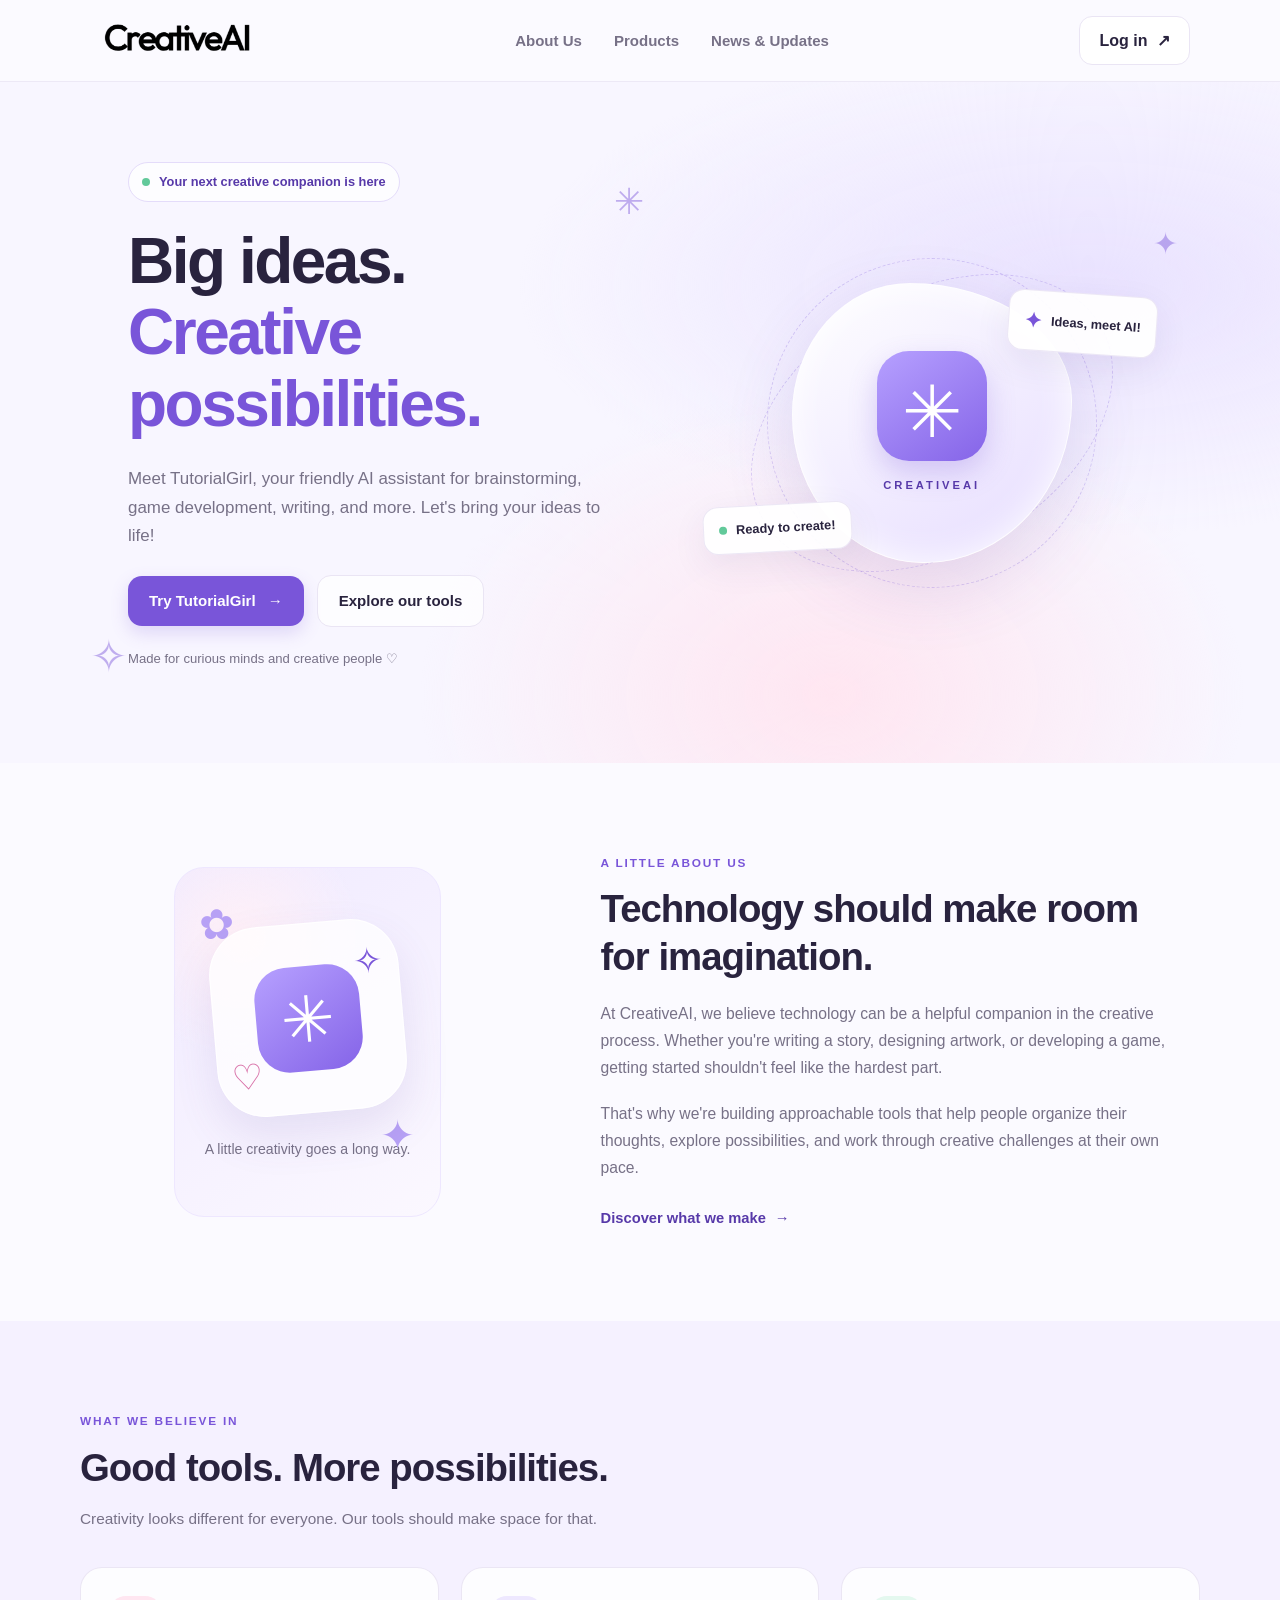
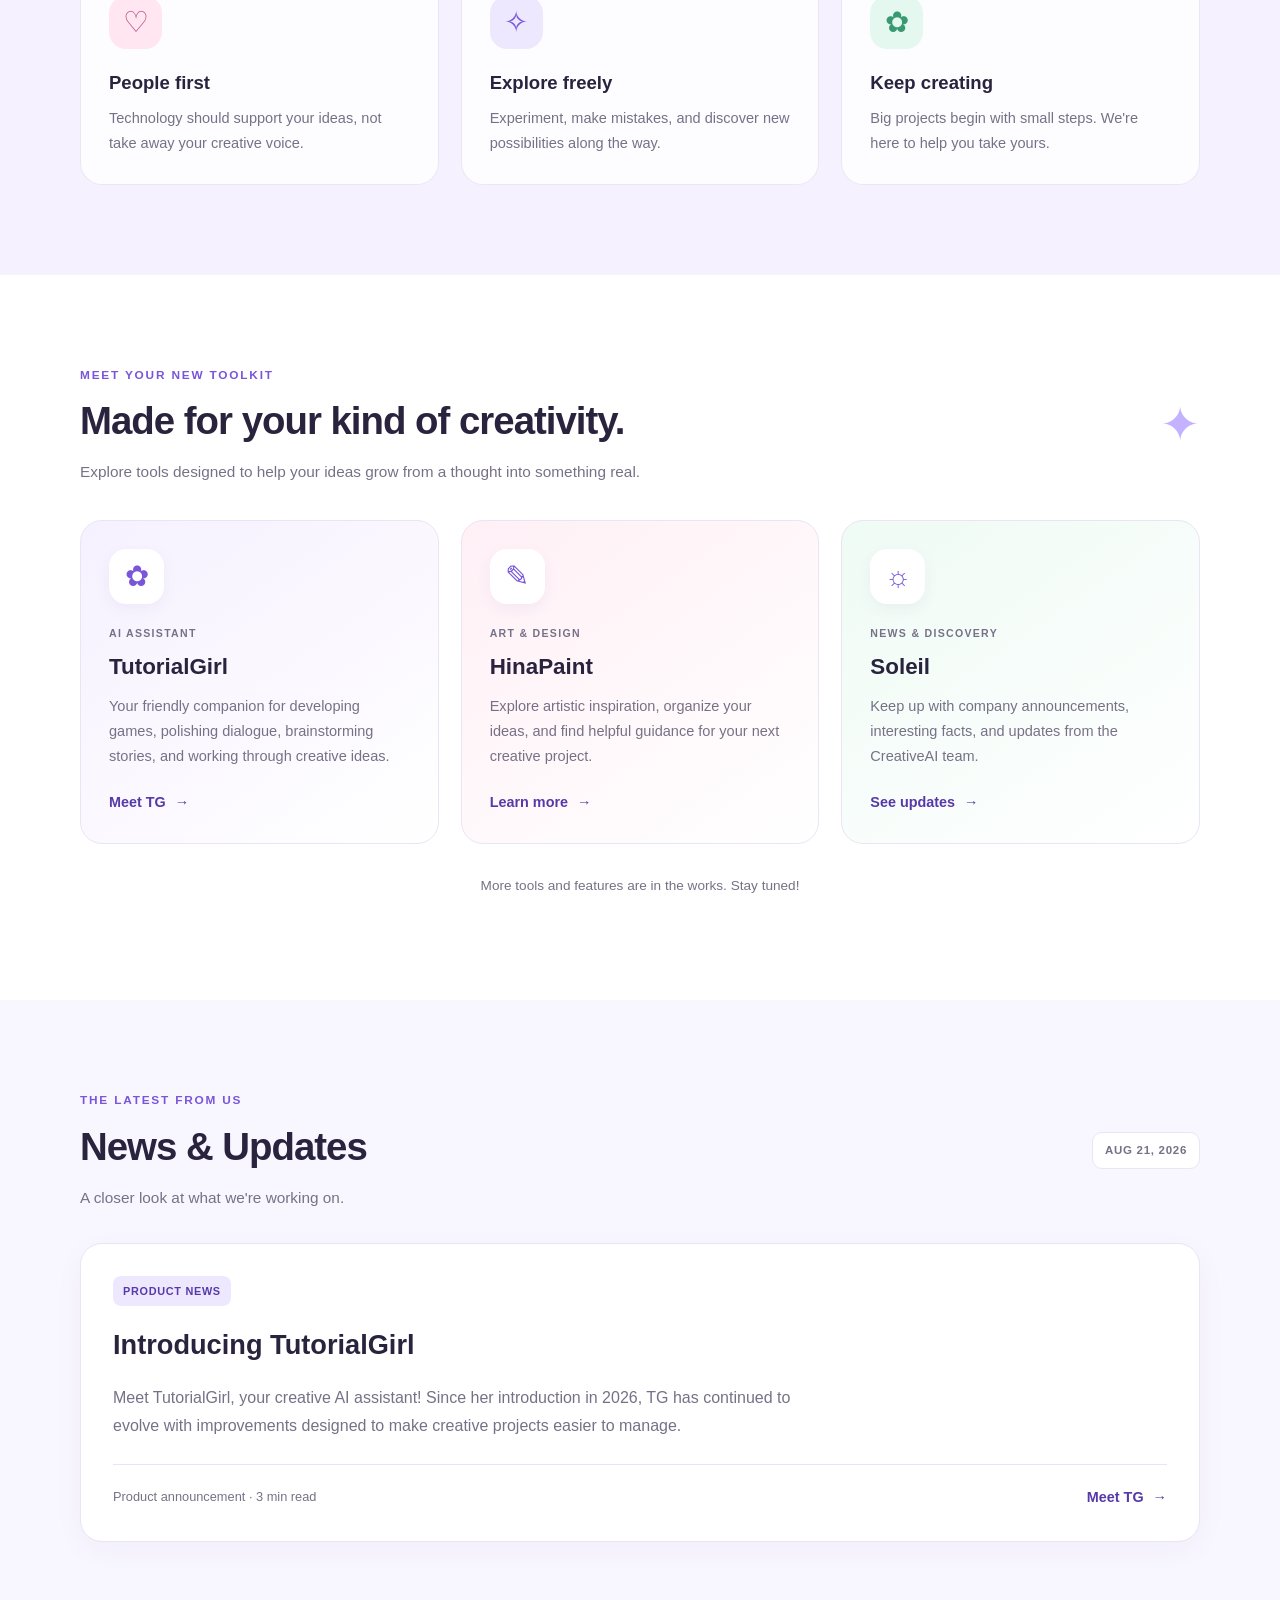
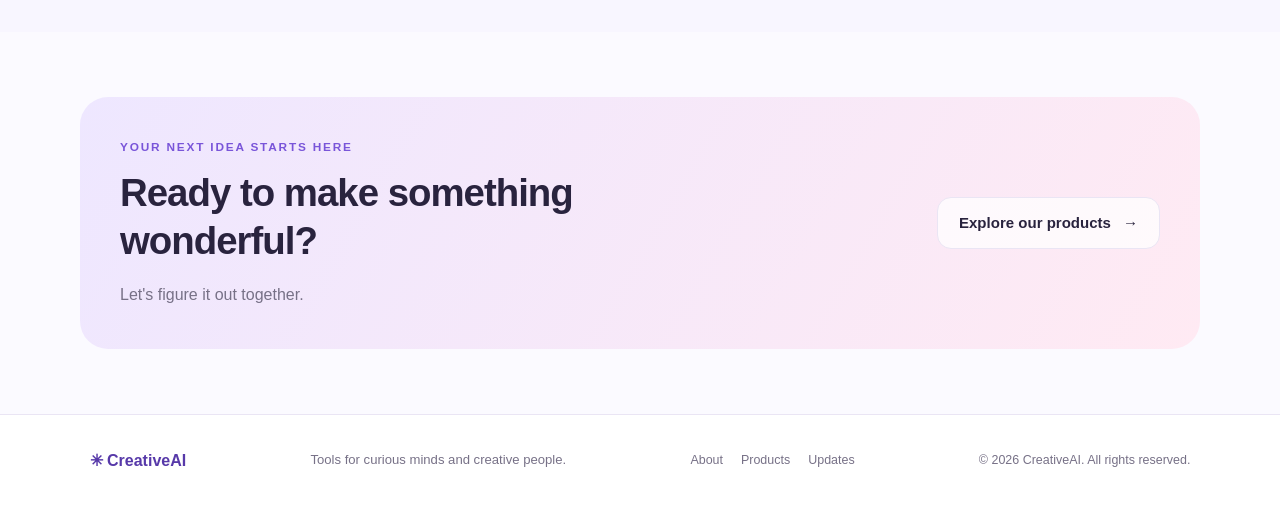
<file: index.html>
<!DOCTYPE html>
<html lang="en">
<head>
    <meta charset="UTF-8">
    <meta name="viewport" content="width=device-width, initial-scale=1.0">

    <meta name="theme-color" content="#fbfaff">
    <meta name="description" content="CreativeAI creates approachable AI tools for artists, developers, and creative minds.">

    <title>CreativeAI | Create Something Wonderful</title>
    <link rel="stylesheet" href="style.css">
</head>

<body>

    <!-- NAVIGATION -->
    <header class="navbar">
        <a href="index.html" class="logo" aria-label="CreativeAI Home">
            <img src="assets/creativeai-logo.png" alt="CreativeAI">
        </a>

        <nav class="nav-links" aria-label="Main navigation">
            <a href="#about">About Us</a>
            <a href="#products">Products</a>
            <a href="#updates">News & Updates</a>
        </nav>

        <button class="login-button" type="button">
            Log in <span aria-hidden="true">↗</span>
        </button>
    </header>

    <main>

        <!-- HERO -->
        <section class="hero">
            <div class="hero-decoration decoration-one" aria-hidden="true">✳</div>
            <div class="hero-decoration decoration-two" aria-hidden="true">✦</div>
            <div class="hero-decoration decoration-three" aria-hidden="true">✧</div>

            <div class="hero-content">
                <div class="announcement">
                    <span class="status-dot"></span>
                    Your next creative companion is here
                </div>

                <h1>
                    Big ideas.<br>
                    <span>Creative possibilities.</span>
                </h1>

                <p class="hero-description">
                    Meet TutorialGirl, your friendly AI assistant for
                    brainstorming, game development, writing, and more.
                    Let's bring your ideas to life!
                </p>

                <div class="hero-actions">
                    <a href="tg.html" class="try-button">
                        Try TutorialGirl <span aria-hidden="true">→</span>
                    </a>

                    <a href="#products" class="secondary-button">
                        Explore our tools
                    </a>
                </div>

                <p class="hero-footnote">
                    Made for curious minds and creative people ♡
                </p>
            </div>

            <div class="hero-art" aria-hidden="true">
                <div class="orbit orbit-one"></div>
                <div class="orbit orbit-two"></div>

                <div class="floating-card floating-card-top">
                    <span class="mini-icon">✦</span>
                    Ideas, meet AI!
                </div>

                <div class="assistant-placeholder">
                    <div class="assistant-symbol">✳</div>
                    <span>CREATIVEAI</span>
                </div>

                <div class="floating-card floating-card-bottom">
                    <span class="online-dot"></span>
                    Ready to create!
                </div>
            </div>
        </section>

        <!-- ABOUT US -->
        <section class="about-section" id="about">
            <div class="about-visual">
                <div class="about-decoration about-decoration-one">✿</div>
                <div class="about-decoration about-decoration-two">✦</div>

                <div class="about-illustration">
                    <span class="illustration-star">✧</span>
                    <span class="illustration-main">✳</span>
                    <span class="illustration-heart">♡</span>
                </div>

                <p class="illustration-caption">
                    A little creativity goes a long way.
                </p>
            </div>

            <div class="about-content">
                <p class="eyebrow">A LITTLE ABOUT US</p>

                <h2>
                    Technology should make room for imagination.
                </h2>

                <p>
                    At CreativeAI, we believe technology can be a helpful
                    companion in the creative process. Whether you're
                    writing a story, designing artwork, or developing a
                    game, getting started shouldn't feel like the hardest part.
                </p>

                <p>
                    That's why we're building approachable tools that help
                    people organize their thoughts, explore possibilities,
                    and work through creative challenges at their own pace.
                </p>

                <a href="#products" class="text-link">
                    Discover what we make <span aria-hidden="true">→</span>
                </a>
            </div>
        </section>

        <!-- COMPANY VALUES -->
        <section class="values-section">
            <div class="section-heading">
                <div>
                    <p class="eyebrow">WHAT WE BELIEVE IN</p>
                    <h2>Good tools. More possibilities.</h2>
                    <p class="section-description">
                        Creativity looks different for everyone.
                        Our tools should make space for that.
                    </p>
                </div>
            </div>

            <div class="values-grid">
                <article class="value-card">
                    <div class="value-icon value-icon-pink">♡</div>
                    <h3>People first</h3>
                    <p>
                        Technology should support your ideas, not take
                        away your creative voice.
                    </p>
                </article>

                <article class="value-card">
                    <div class="value-icon value-icon-purple">✧</div>
                    <h3>Explore freely</h3>
                    <p>
                        Experiment, make mistakes, and discover new
                        possibilities along the way.
                    </p>
                </article>

                <article class="value-card">
                    <div class="value-icon value-icon-mint">✿</div>
                    <h3>Keep creating</h3>
                    <p>
                        Big projects begin with small steps.
                        We're here to help you take yours.
                    </p>
                </article>
            </div>
        </section>

        <!-- PRODUCTS -->
        <section class="products-section" id="products">
            <div class="section-heading">
                <div>
                    <p class="eyebrow">MEET YOUR NEW TOOLKIT</p>
                    <h2>Made for your kind of creativity.</h2>
                    <p class="section-description">
                        Explore tools designed to help your ideas
                        grow from a thought into something real.
                    </p>
                </div>

                <span class="section-sparkle" aria-hidden="true">✦</span>
            </div>

            <div class="product-grid">

                <article class="product-card product-tg">
                    <div class="product-icon">✿</div>
                    <span class="product-label">AI ASSISTANT</span>
                    <h3>TutorialGirl</h3>

                    <p>
                        Your friendly companion for developing games,
                        polishing dialogue, brainstorming stories,
                        and working through creative ideas.
                    </p>

                    <a href="tg.html" class="product-link">
                        Meet TG <span aria-hidden="true">→</span>
                    </a>
                </article>

                <article class="product-card product-art">
                    <div class="product-icon">✎</div>
                    <span class="product-label">ART & DESIGN</span>
                    <h3>HinaPaint</h3>

                    <p>
                        Explore artistic inspiration, organize your
                        ideas, and find helpful guidance for your
                        next creative project.
                    </p>

                    <a href="#updates" class="product-link">
                        Learn more <span aria-hidden="true">→</span>
                    </a>
                </article>

                <article class="product-card product-soli">
                    <div class="product-icon">☼</div>
                    <span class="product-label">NEWS & DISCOVERY</span>
                    <h3>Soleil</h3>

                    <p>
                        Keep up with company announcements, interesting
                        facts, and updates from the CreativeAI team.
                    </p>

                    <a href="#updates" class="product-link">
                        See updates <span aria-hidden="true">→</span>
                    </a>
                </article>

            </div>

            <p class="products-note">
                More tools and features are in the works. Stay tuned!
            </p>
        </section>

        <!-- NEWS & UPDATES -->
        <section class="updates-section" id="updates">
            <div class="updates-heading">
                <div>
                    <p class="eyebrow">THE LATEST FROM US</p>
                    <h2>News & Updates</h2>
                    <p class="section-description">
                        A closer look at what we're working on.
                    </p>
                </div>

                <span class="updates-date">AUG 21, 2026</span>
            </div>

            <article class="update-card">
                <div class="update-badge">PRODUCT NEWS</div>

                <h3>Introducing TutorialGirl</h3>

                <p class="update-description">
                    Meet TutorialGirl, your creative AI assistant!
                    Since her introduction in 2026, TG has continued
                    to evolve with improvements designed to make
                    creative projects easier to manage.
                </p>

                <div class="update-footer">
                    <span>Product announcement · 3 min read</span>

                    <a href="tg.html" class="product-link">
                        Meet TG <span aria-hidden="true">→</span>
                    </a>
                </div>
            </article>
        </section>

        <!-- CLOSING BANNER -->
        <section class="closing-banner">
            <div>
                <p class="eyebrow">YOUR NEXT IDEA STARTS HERE</p>
                <h2>Ready to make something wonderful?</h2>
                <p>Let's figure it out together.</p>
            </div>

            <a href="#products" class="secondary-button">
                Explore our products <span aria-hidden="true">→</span>
            </a>
        </section>

    </main>

    <!-- FOOTER -->
    <footer class="footer">
        <a href="index.html" class="footer-brand">✳ CreativeAI</a>

        <p>Tools for curious minds and creative people.</p>

        <div class="footer-links">
            <a href="#about">About</a>
            <a href="#products">Products</a>
            <a href="#updates">Updates</a>
        </div>

        <span class="copyright">
            © 2026 CreativeAI. All rights reserved.
        </span>
    </footer>

    <script src="script.js"></script>

</body>
</html>
</file>
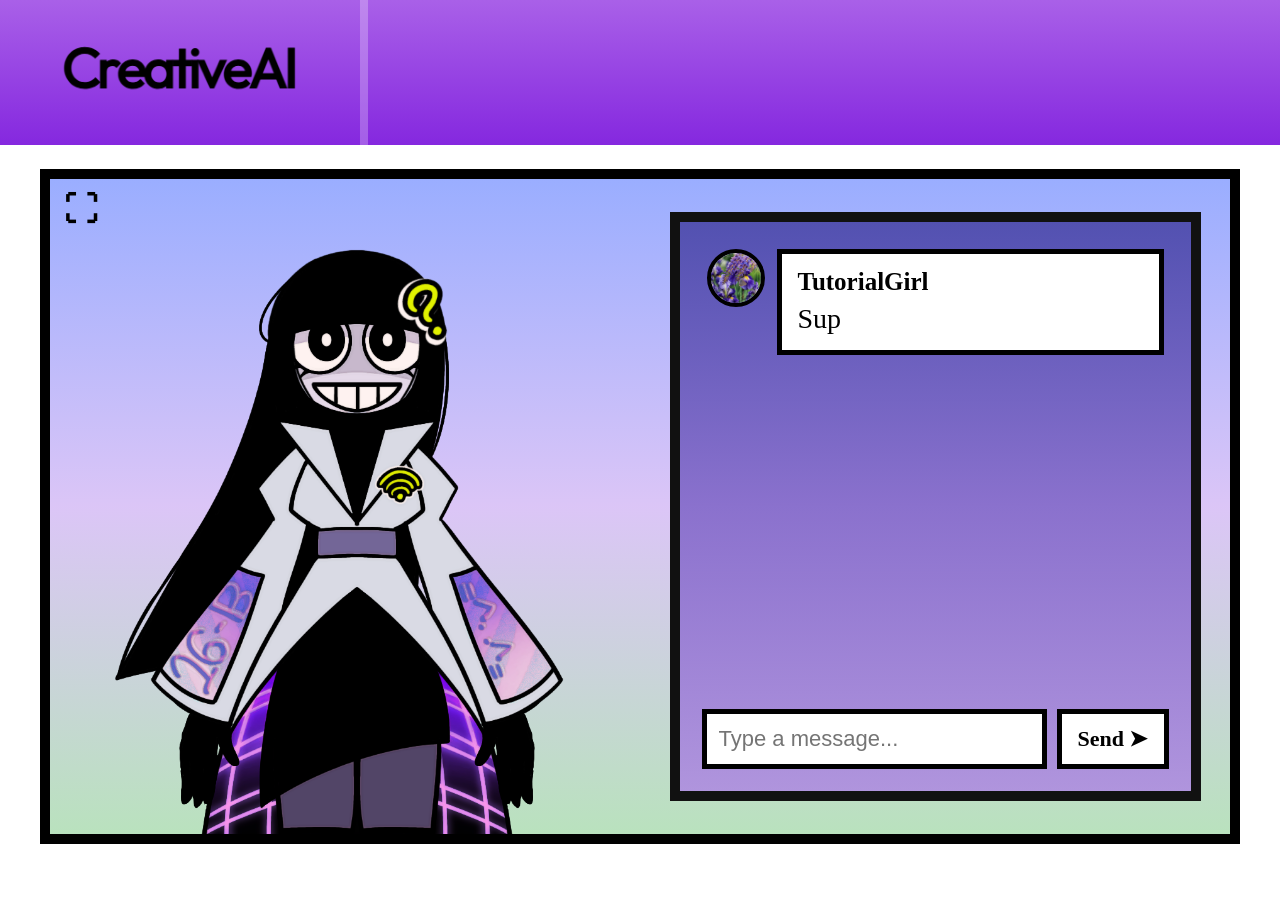
<file: tg.html>
<!DOCTYPE html>
<html lang="en">

<head>
    <meta charset="UTF-8">
    <meta name="viewport" content="width=device-width, initial-scale=1.0">
    <title>TutorialGirl | CreativeAI</title>
    <link rel="stylesheet" href="tg.css">
</head>

<body>

<header class="tg-header">

    <a href="index.html" class="tg-logo">
        <img src="assets/creativeai-logo.png" alt="CreativeAI">
    </a>

</header>

<main class="tg-main">

    <div class="tg-stage" id="tgStage">

        <button
            class="expand-button"
            id="expandButton"
            title="Expand"
            aria-label="Expand TutorialGirl"
            onclick="toggleFullscreen()">
            ⛶
        </button>

        <div class="character-area">

            <img
                id="tgSprite"
                src="assets/tg-neutral.png"
                alt="TutorialGirl"
                class="tutorialgirl">

        </div>

        <div class="chat-area">

            <div class="chat-background">

                <div class="chat-box">

                    <div class="messages" id="messages">

                        <div class="tg-message">

                            <div class="message-avatar">

                                <img
                                    src="assets/tg-pfp.png"
                                    alt="TutorialGirl">

                            </div>

                            <div class="message">

                                <div class="message-name">
                                    TutorialGirl
                                </div>

                                <div class="message-text">
                                    Sup
                                </div>

                            </div>

                        </div>

                    </div>

                    <div class="input-area">

                        <input
                            type="text"
                            id="userInput"
                            placeholder="Type a message..."
                            autocomplete="off">

                        <button
                            class="send-button"
                            onclick="sendMessage()">
                            Send ➤
                        </button>

                    </div>

                </div>

            </div>

        </div>

    </div>

</main>

<script src="tg.js"></script>

</body>
</html>
</file>
<file: style.css>
:root {
    --background: #fbfaff;
    --surface: #ffffff;
    --lavender: #eee8ff;
    --pink: #ffe6f1;
    --mint: #e4f8ef;
    --purple: #7955d9;
    --purple-dark: #5739a9;
    --text: #29233e;
    --muted: #777187;
    --border: #eae5f4;
    --radius: 22px;
    --shadow: 0 12px 35px rgba(69, 47, 119, 0.08);
}

* {
    box-sizing: border-box;
}

html {
    scroll-behavior: smooth;
    scroll-padding-top: 100px;
}

body {
    margin: 0;
    background: var(--background);
    color: var(--text);
    font-family: "Segoe UI", Arial, sans-serif;
    line-height: 1.7;
}

a {
    color: inherit;
    text-decoration: none;
}

button {
    font: inherit;
}

a:focus-visible,
button:focus-visible {
    outline: 3px solid #a891ff;
    outline-offset: 4px;
}

/* NAVIGATION */

.navbar {
    position: sticky;
    top: 0;
    z-index: 10;

    display: flex;
    align-items: center;
    justify-content: space-between;
    gap: 28px;

    min-height: 82px;
    padding: 15px max(7%, calc((100% - 1200px) / 2));

    background: rgba(251, 250, 255, 0.94);
    border-bottom: 1px solid rgba(234, 229, 244, 0.8);
    backdrop-filter: blur(16px);
}

.logo {
    display: inline-flex;
    align-items: center;
    flex-shrink: 0;
}

.logo img {
    display: block;
    width: 175px;
    max-height: 55px;
    object-fit: contain;
    object-position: left center;
}

.nav-links {
    display: flex;
    align-items: center;
    justify-content: center;
    gap: 32px;
}

.nav-links a {
    color: var(--muted);
    font-size: 0.94rem;
    font-weight: 600;
    transition: color 0.2s ease;
}

.nav-links a:hover {
    color: var(--purple);
}

.login-button {
    display: inline-flex;
    align-items: center;
    gap: 10px;

    padding: 10px 19px;
    border: 1px solid var(--border);
    border-radius: 13px;

    background: var(--surface);
    color: var(--text);
    font-weight: 650;
    cursor: pointer;
    transition: 0.2s ease;
}

.login-button:hover {
    border-color: var(--purple);
    color: var(--purple);
    transform: translateY(-2px);
}

/* HERO */

.hero {
    position: relative;

    display: grid;
    grid-template-columns: 1.1fr 0.9fr;
    align-items: center;
    gap: 45px;

    width: 100%;
    max-width: 1500px;
    min-height: 550px;
    margin: 0 auto;
    padding: 80px max(10%, calc((100% - 1200px) / 2));

    overflow: hidden;

    background:
        radial-gradient(
            ellipse at 85% 30%,
            #e9e2ff 0%,
            transparent 37%
        ),
        radial-gradient(
            ellipse at 65% 90%,
            #ffe6f1 0%,
            transparent 35%
        ),
        #f8f6ff;
}

.hero-content {
    position: relative;
    z-index: 2;
    max-width: 610px;
}

.announcement {
    display: inline-flex;
    align-items: center;
    gap: 9px;

    padding: 8px 13px;
    margin-bottom: 24px;

    border: 1px solid #e4dcfa;
    border-radius: 100px;
    background: rgba(255, 255, 255, 0.75);

    color: var(--purple-dark);
    font-size: 0.8rem;
    font-weight: 650;
}

.status-dot,
.online-dot {
    width: 8px;
    height: 8px;
    border-radius: 50%;
    background: #62c99a;
}

.hero h1 {
    margin: 0;
    font-size: clamp(2.7rem, 5vw, 4.5rem);
    line-height: 1.12;
    letter-spacing: -2.5px;
}

.hero h1 span {
    color: var(--purple);
}

.hero-description {
    max-width: 490px;
    margin: 24px 0;
    color: var(--muted);
    font-size: 1.06rem;
}

.hero-actions {
    display: flex;
    align-items: center;
    flex-wrap: wrap;
    gap: 13px;
}

.try-button,
.secondary-button {
    display: inline-flex;
    align-items: center;
    justify-content: center;
    gap: 12px;

    min-height: 49px;
    padding: 12px 21px;
    border-radius: 14px;

    font-size: 0.94rem;
    font-weight: 700;
    transition:
        transform 0.2s ease,
        box-shadow 0.2s ease,
        background 0.2s ease;
}

.try-button {
    background: var(--purple);
    color: white;
    box-shadow: 0 7px 18px rgba(121, 85, 217, 0.2);
}

.try-button:hover {
    background: var(--purple-dark);
    box-shadow: 0 10px 24px rgba(121, 85, 217, 0.27);
    transform: translateY(-2px);
}

.secondary-button {
    border: 1px solid var(--border);
    background: rgba(255, 255, 255, 0.75);
}

.secondary-button:hover {
    transform: translateY(-2px);
    box-shadow: var(--shadow);
}

.hero-footnote {
    margin-top: 21px;
    color: var(--muted);
    font-size: 0.82rem;
}

/* HERO DECORATIONS */

.hero-decoration {
    position: absolute;
    color: rgba(121, 85, 217, 0.45);
    pointer-events: none;
}

.decoration-one {
    top: 13%;
    left: 48%;
    font-size: 36px;
}

.decoration-two {
    top: 20%;
    right: 8%;
    font-size: 30px;
}

.decoration-three {
    bottom: 10%;
    left: 7%;
    font-size: 45px;
}

/* HERO ILLUSTRATION */

.hero-art {
    position: relative;
    display: grid;
    place-items: center;
    min-height: 350px;
}

.assistant-placeholder {
    position: relative;
    z-index: 1;

    display: flex;
    flex-direction: column;
    align-items: center;
    justify-content: center;
    gap: 15px;

    width: min(280px, 75%);
    aspect-ratio: 1;

    border: 1px solid rgba(255, 255, 255, 0.9);
    border-radius: 42% 58% 53% 47% / 47% 42% 58% 53%;

    background: linear-gradient(145deg, #ffffff, #e6dcff);
    box-shadow:
        0 25px 70px rgba(100, 71, 168, 0.16),
        inset 0 0 35px rgba(255, 255, 255, 0.9);

    animation: float 6s ease-in-out infinite;
}

.assistant-symbol {
    display: grid;
    place-items: center;

    width: 110px;
    height: 110px;
    border-radius: 32px;

    background: linear-gradient(145deg, #b6a0ff, #8564e8);
    color: white;
    font-size: 4.5rem;

    box-shadow: 0 12px 28px rgba(121, 85, 217, 0.25);
}

.assistant-placeholder > span {
    color: var(--purple-dark);
    font-size: 0.7rem;
    font-weight: 800;
    letter-spacing: 3px;
}

.orbit {
    position: absolute;
    width: 330px;
    height: 330px;
    border: 1px dashed rgba(121, 85, 217, 0.25);
    border-radius: 50%;
}

.orbit-two {
    width: 390px;
    height: 260px;
    transform: rotate(-30deg);
}

.floating-card {
    position: absolute;
    z-index: 2;

    display: flex;
    align-items: center;
    gap: 9px;

    padding: 12px 15px;
    border: 1px solid rgba(234, 229, 244, 0.9);
    border-radius: 15px;

    background: rgba(255, 255, 255, 0.93);
    box-shadow: var(--shadow);

    font-size: 0.8rem;
    font-weight: 700;
}

.floating-card-top {
    top: 13%;
    right: -1%;
    transform: rotate(4deg);
}

.floating-card-bottom {
    bottom: 13%;
    left: -2%;
    transform: rotate(-3deg);
}

.mini-icon {
    color: var(--purple);
    font-size: 1.3rem;
}

.online-dot {
    display: inline-block;
}

@keyframes float {
    0%, 100% {
        transform: translateY(0) rotate(-3deg);
    }

    50% {
        transform: translateY(-10px) rotate(1deg);
    }
}

/* SHARED SECTION WIDTH */

.about-section,
.values-section,
.products-section,
.updates-section {
    padding: 90px 24px;
}

.about-section > *,
.values-section > *,
.products-section > *,
.updates-section > * {
    max-width: 1120px;
    margin-right: auto;
    margin-left: auto;
}

/* ABOUT US */

.about-section {
    display: grid;
    grid-template-columns: 0.85fr 1.15fr;
    align-items: center;
    gap: 75px;

    padding-right: max(7%, calc((100% - 1120px) / 2));
    padding-left: max(7%, calc((100% - 1120px) / 2));

    background: var(--background);
}

.about-visual {
    position: relative;

    display: flex;
    flex-direction: column;
    align-items: center;
    justify-content: center;

    min-height: 350px;
    padding: 30px;

    border: 1px solid #eee7ff;
    border-radius: 30px;

    background:
        radial-gradient(circle at 25% 20%, #fff0f7, transparent 35%),
        linear-gradient(145deg, #f0eaff, #fbf8ff);
}

.about-illustration {
    position: relative;

    display: grid;
    place-items: center;

    width: 190px;
    height: 190px;
    border: 1px solid rgba(255, 255, 255, 0.9);
    border-radius: 48px;

    background: rgba(255, 255, 255, 0.75);
    box-shadow: 0 20px 45px rgba(100, 71, 168, 0.12);

    transform: rotate(-5deg);
}

.illustration-main {
    display: grid;
    place-items: center;

    width: 105px;
    height: 105px;
    border-radius: 32px;

    background: linear-gradient(145deg, #b6a0ff, #8564e8);
    color: white;
    font-size: 4rem;
}

.illustration-star,
.illustration-heart {
    position: absolute;
    color: var(--purple);
    font-size: 2.2rem;
}

.illustration-star {
    top: 12px;
    right: 15px;
}

.illustration-heart {
    bottom: 10px;
    left: 13px;
    color: #d76ca5;
}

.about-decoration {
    position: absolute;
    color: #b7a1f5;
    font-size: 2.6rem;
}

.about-decoration-one {
    top: 22px;
    left: 24px;
}

.about-decoration-two {
    right: 25px;
    bottom: 45px;
}

.illustration-caption {
    margin: 25px 0 0;
    color: var(--muted);
    font-size: 0.88rem;
    text-align: center;
}

.about-content {
    max-width: 620px;
}

.eyebrow {
    margin: 0 0 12px;
    color: var(--purple);
    font-size: 0.74rem;
    font-weight: 800;
    letter-spacing: 1.8px;
}

.about-content h2,
.section-heading h2,
.updates-heading h2,
.closing-banner h2 {
    margin: 0;
    font-size: clamp(1.8rem, 3vw, 2.5rem);
    line-height: 1.25;
    letter-spacing: -1px;
}

.about-content > p:not(.eyebrow) {
    margin: 20px 0 0;
    color: var(--muted);
    font-size: 0.98rem;
}

.text-link {
    display: inline-flex;
    align-items: center;
    gap: 9px;

    margin-top: 25px;
    color: var(--purple-dark);
    font-size: 0.92rem;
    font-weight: 750;
}

.text-link span,
.product-link span {
    display: inline-block;
    transition: transform 0.2s ease;
}

.text-link:hover span,
.product-link:hover span {
    transform: translateX(4px);
}

/* VALUES */

.values-section {
    background: #f5f1ff;
}

.section-heading {
    display: flex;
    align-items: center;
    justify-content: space-between;
    gap: 25px;
    margin-bottom: 35px;
}

.section-description {
    max-width: 620px;
    margin: 14px 0 0;
    color: var(--muted);
    font-size: 0.96rem;
}

.values-grid {
    display: grid;
    grid-template-columns: repeat(3, minmax(0, 1fr));
    gap: 22px;
}

.value-card {
    padding: 28px;
    border: 1px solid rgba(234, 229, 244, 0.95);
    border-radius: var(--radius);
    background: rgba(255, 255, 255, 0.82);
}

.value-icon {
    display: grid;
    place-items: center;

    width: 53px;
    height: 53px;
    margin-bottom: 18px;
    border-radius: 17px;

    font-size: 1.8rem;
}

.value-icon-pink {
    background: var(--pink);
    color: #b64e87;
}

.value-icon-purple {
    background: var(--lavender);
    color: var(--purple);
}

.value-icon-mint {
    background: var(--mint);
    color: #399a71;
}

.value-card h3 {
    margin: 0 0 8px;
    font-size: 1.16rem;
}

.value-card p {
    margin: 0;
    color: var(--muted);
    font-size: 0.91rem;
}

/* PRODUCTS */

.products-section {
    background: white;
}

.section-sparkle {
    flex-shrink: 0;
    color: #c4b1ff;
    font-size: 3rem;
}

.product-grid {
    display: grid;
    grid-template-columns: repeat(3, minmax(0, 1fr));
    gap: 22px;
}

.product-card {
    display: flex;
    flex-direction: column;
    align-items: flex-start;

    min-height: 320px;
    padding: 28px;

    border: 1px solid var(--border);
    border-radius: var(--radius);

    transition:
        transform 0.25s ease,
        box-shadow 0.25s ease;
}

.product-card:hover {
    transform: translateY(-5px);
    box-shadow: var(--shadow);
}

.product-tg {
    background: linear-gradient(145deg, #f6f1ff, #ffffff);
}

.product-art {
    background: linear-gradient(145deg, #fff0f6, #ffffff);
}

.product-soli {
    background: linear-gradient(145deg, #effbf5, #ffffff);
}

.product-icon {
    display: grid;
    place-items: center;

    width: 55px;
    height: 55px;
    margin-bottom: 21px;
    border-radius: 17px;

    background: white;
    color: var(--purple);
    box-shadow: 0 5px 16px rgba(69, 47, 119, 0.06);

    font-size: 1.8rem;
}

.product-label {
    color: var(--muted);
    font-size: 0.66rem;
    font-weight: 800;
    letter-spacing: 1.3px;
}

.product-card h3 {
    margin: 5px 0 8px;
    font-size: 1.4rem;
}

.product-card p {
    margin: 0 0 22px;
    color: var(--muted);
    font-size: 0.91rem;
}

.product-link {
    display: inline-flex;
    align-items: center;
    gap: 9px;

    margin-top: auto;
    color: var(--purple-dark);
    font-size: 0.9rem;
    font-weight: 750;
}

.products-note {
    margin-top: 30px !important;
    color: var(--muted);
    font-size: 0.85rem;
    text-align: center;
}

/* NEWS & UPDATES */

.updates-section {
    background: #f8f6ff;
}

.updates-heading {
    display: flex;
    align-items: center;
    justify-content: space-between;
    gap: 25px;
    margin-bottom: 32px;
}

.updates-date {
    flex-shrink: 0;
    padding: 8px 12px;

    border: 1px solid var(--border);
    border-radius: 10px;

    background: white;
    color: var(--muted);

    font-size: 0.72rem;
    font-weight: 750;
    letter-spacing: 0.7px;
}

.update-card {
    padding: 32px;
    border: 1px solid var(--border);
    border-radius: var(--radius);
    background: white;
    box-shadow: 0 8px 30px rgba(69, 47, 119, 0.04);
}

.update-badge {
    display: inline-block;
    padding: 6px 10px;
    border-radius: 8px;

    background: var(--lavender);
    color: var(--purple-dark);

    font-size: 0.68rem;
    font-weight: 800;
    letter-spacing: 0.7px;
}

.update-card h3 {
    margin: 16px 0 8px;
    font-size: 1.7rem;
}

.update-description {
    max-width: 720px;
    color: var(--muted);
}

.update-footer {
    display: flex;
    align-items: center;
    justify-content: space-between;
    flex-wrap: wrap;
    gap: 16px;

    margin-top: 25px;
    padding-top: 20px;
    border-top: 1px solid var(--border);
}

.update-footer > span {
    color: var(--muted);
    font-size: 0.8rem;
}

/* CLOSING BANNER */

.closing-banner {
    display: flex;
    align-items: center;
    justify-content: space-between;
    gap: 30px;

    max-width: 1120px;
    margin: 65px auto;
    padding: 40px;

    border-radius: 28px;
    background: linear-gradient(120deg, #eee7ff, #ffeaf3);
}

.closing-banner h2 {
    max-width: 540px;
}

.closing-banner > div > p:last-child {
    margin-bottom: 0;
    color: var(--muted);
}

/* FOOTER */

.footer {
    display: flex;
    align-items: center;
    justify-content: space-between;
    flex-wrap: wrap;
    gap: 18px;

    padding: 32px 7%;
    border-top: 1px solid var(--border);
    background: white;
}

.footer-brand {
    color: var(--purple-dark);
    font-weight: 800;
}

.footer > p {
    margin: 0;
    color: var(--muted);
    font-size: 0.82rem;
}

.footer-links {
    display: flex;
    gap: 18px;
}

.footer-links a,
.copyright {
    color: var(--muted);
    font-size: 0.78rem;
}

.footer-links a:hover {
    color: var(--purple);
}

/* TABLET */

@media (max-width: 900px) {
    .navbar {
        padding-inline: 5%;
        gap: 18px;
    }

    .nav-links {
        gap: 18px;
    }

    .logo img {
        width: 145px;
    }

    .hero {
        padding: 65px 7%;
        gap: 15px;
    }

    .hero-art {
        min-height: 300px;
    }

    .orbit {
        width: 270px;
        height: 270px;
    }

    .orbit-two {
        width: 300px;
        height: 220px;
    }

    .about-section {
        gap: 40px;
        padding-inline: 6%;
    }

    .about-visual {
        min-height: 300px;
    }

    .about-illustration {
        width: 160px;
        height: 160px;
    }

    .illustration-main {
        width: 85px;
        height: 85px;
        font-size: 3.5rem;
    }

    .values-section,
    .products-section,
    .updates-section {
        padding-inline: 6%;
    }

    .values-grid,
    .product-grid {
        gap: 14px;
    }

    .value-card,
    .product-card {
        padding: 21px;
    }

    .closing-banner {
        margin: 50px 6%;
    }
}

/* MOBILE */

@media (max-width: 650px) {
    .navbar {
        position: relative;
        flex-wrap: wrap;
        justify-content: space-between;
        padding: 15px 5%;
    }

    .logo img {
        width: 140px;
    }

    .nav-links {
        order: 3;
        width: 100%;
        justify-content: flex-start;
        gap: 22px;
        overflow-x: auto;
        padding: 7px 0 2px;
    }

    .nav-links a {
        white-space: nowrap;
        font-size: 0.85rem;
    }

    .login-button {
        padding: 8px 12px;
        font-size: 0.85rem;
    }

    .hero {
        grid-template-columns: 1fr;
        gap: 10px;
        padding: 58px 7% 45px;
    }

    .hero h1 {
        font-size: clamp(2.5rem, 10vw, 3.5rem);
        letter-spacing: -1.8px;
    }

    .hero-description {
        font-size: 0.97rem;
    }

    .hero-art {
        min-height: 300px;
        margin-top: 5px;
    }

    .assistant-placeholder {
        width: 225px;
    }

    .assistant-symbol {
        width: 85px;
        height: 85px;
        font-size: 3.5rem;
    }

    .orbit {
        width: 255px;
        height: 255px;
    }

    .orbit-two {
        width: 280px;
        height: 190px;
    }

    .floating-card-top {
        right: 1%;
    }

    .floating-card-bottom {
        left: 0;
    }

    .about-section {
        grid-template-columns: 1fr;
        gap: 35px;
        padding: 55px 7%;
    }

    .about-visual {
        min-height: 280px;
    }

    .about-content h2,
    .section-heading h2,
    .updates-heading h2,
    .closing-banner h2 {
        font-size: 1.8rem;
    }

    .values-section,
    .products-section,
    .updates-section {
        padding: 55px 7%;
    }

    .values-grid,
    .product-grid {
        grid-template-columns: 1fr;
    }

    .value-card {
        padding: 25px;
    }

    .product-card {
        min-height: 275px;
        padding: 25px;
    }

    .section-heading {
        align-items: flex-start;
    }

    .section-sparkle {
        font-size: 2rem;
    }

    .updates-heading {
        align-items: flex-start;
        flex-direction: column;
    }

    .update-card {
        padding: 24px;
    }

    .update-card h3 {
        font-size: 1.45rem;
    }

    .update-footer {
        align-items: flex-start;
        flex-direction: column;
    }

    .closing-banner {
        align-items: flex-start;
        flex-direction: column;
        margin: 40px 5%;
        padding: 28px;
    }

    .footer {
        flex-direction: column;
        align-items: flex-start;
        padding: 28px 7%;
    }
}

/* SMALL PHONES */

@media (max-width: 380px) {
    .hero h1 {
        font-size: 2.35rem;
    }

    .announcement {
        font-size: 0.7rem;
    }

    .hero-actions {
        align-items: stretch;
        flex-direction: column;
    }

    .try-button,
    .secondary-button {
        width: 100%;
    }

    .about-visual {
        padding: 20px;
    }
}

/* REDUCED MOTION */

@media (prefers-reduced-motion: reduce) {
    *,
    *::before,
    *::after {
        scroll-behavior: auto !important;
        animation-duration: 0.01ms !important;
        animation-iteration-count: 1 !important;
        transition-duration: 0.01ms !important;
    }
}
</file>
<file: tg.css>
* {
    box-sizing: border-box;
}

html,
body {
    margin: 0;
    padding: 0;
    width: 100%;
    min-height: 100%;
    font-family: Arial, Helvetica, sans-serif;
}

body {
    background-color: #eadcf7;
}

.tg-header {
    width: 100%;
    height: 145px;
    display: flex;
    align-items: center;
    padding-left: 40px;
    background: linear-gradient(to bottom, #a960e8, #8528df);
}

.tg-logo {
    height: 100%;
    display: flex;
    align-items: center;
    padding-right: 40px;
    border-right: 8px solid rgba(255, 255, 255, 0.25);
}

.tg-logo img {
    width: 280px;
    height: auto;
    display: block;
}

.tg-main {
    width: 100%;
    min-height: calc(100vh - 145px);
    padding: 24px;
    background-color: white;
    display: flex;
    justify-content: center;
    align-items: flex-start;
}

.tg-stage {
    position: relative;
    width: min(1200px, 100%);
    aspect-ratio: 16 / 9;
    min-height: 500px;
    overflow: hidden;
    border: 10px solid #000;
    background: linear-gradient(
        180deg,
        rgba(100, 130, 255, 0.65),
        rgba(190, 150, 240, 0.55),
        rgba(100, 190, 110, 0.45)
    );
}

.expand-button {
    position: absolute;
    top: 8px;
    left: 8px;
    z-index: 50;
    width: 45px;
    height: 45px;
    padding: 0;
    border: none;
    background: transparent;
    color: #000;
    font-size: 34px;
    font-weight: bold;
    cursor: pointer;
}

.expand-button:hover {
    transform: scale(1.1);
}

.character-area {
    position: absolute;
    left: 0;
    bottom: 0;
    width: 52%;
    height: 100%;
    display: flex;
    justify-content: center;
    align-items: flex-end;
    overflow: hidden;
}

.tutorialgirl {
    display: block;
    width: auto;
    height: 96%;
    max-width: 100%;
    object-fit: contain;
    object-position: bottom center;
    user-select: none;
    pointer-events: none;
}

.chat-area {
    position: absolute;
    right: 2.5%;
    top: 5%;
    width: 45%;
    height: 90%;
}

.chat-background {
    width: 100%;
    height: 100%;
    padding: 22px;
    border: 10px solid #111;
    background: linear-gradient(
        180deg,
        rgba(65, 60, 160, 0.82),
        rgba(170, 120, 230, 0.72)
    );
}

.chat-box {
    position: relative;
    width: 100%;
    height: 100%;
}

.messages {
    position: absolute;
    left: 0;
    right: 0;
    top: 0;
    bottom: 80px;
    padding: 5px;
    overflow-y: auto;
    scrollbar-width: thin;
}

.tg-message {
    display: flex;
    align-items: flex-start;
    gap: 12px;
    width: 100%;
    margin-bottom: 16px;
}

.message-avatar {
    width: 58px;
    height: 58px;
    flex-shrink: 0;
    overflow: hidden;
    border: 4px solid #000;
    border-radius: 50%;
    background-color: white;
}

.message-avatar img {
    width: 100%;
    height: 100%;
    object-fit: cover;
    display: block;
}

.message {
    flex: 1;
    min-width: 0;
    padding: 14px 16px;
    background-color: white;
    border: 5px solid #000;
    color: #000;
    overflow-wrap: break-word;
}

.message-name {
    margin-bottom: 5px;
    font-family: "Comic Sans MS", cursive;
    font-size: clamp(17px, 2vw, 25px);
    font-weight: bold;
}

.message-text {
    font-family: "Comic Sans MS", cursive;
    font-size: clamp(18px, 2.2vw, 28px);
    line-height: 1.25;
}

.player-message {
    width: fit-content;
    max-width: 80%;
    margin: 0 0 16px auto;
    padding: 10px 14px;
    border: 4px solid #000;
    background-color: #e7d1f7;
    font-size: clamp(16px, 2vw, 22px);
    overflow-wrap: break-word;
}

.input-area {
    position: absolute;
    left: 0;
    right: 0;
    bottom: 0;
    display: flex;
    gap: 10px;
    height: 60px;
}

.input-area input {
    flex: 1;
    min-width: 0;
    height: 100%;
    padding: 5px 12px;
    border: 5px solid #000;
    outline: none;
    background-color: white;
    font-size: clamp(16px, 2vw, 22px);
}

.input-area input:focus {
    outline: 3px solid #bd82ec;
}

.send-button {
    flex-shrink: 0;
    height: 100%;
    padding: 0 16px;
    border: 5px solid #000;
    background-color: white;
    font-family: "Comic Sans MS", cursive;
    font-size: clamp(16px, 2vw, 22px);
    font-weight: bold;
    cursor: pointer;
}

.send-button:hover {
    background-color: #eeeeee;
}

.tg-stage:fullscreen {
    width: 100vw;
    height: 100vh;
    min-height: 0;
    max-width: none;
    aspect-ratio: auto;
    border: none;
}

@media (max-width: 900px) {

    .tg-header {
        height: 110px;
        padding-left: 25px;
    }

    .tg-logo {
        padding-right: 25px;
    }

    .tg-logo img {
        width: 220px;
    }

    .tg-main {
        padding: 15px;
    }

    .tg-stage {
        aspect-ratio: 4 / 3;
        min-height: 600px;
    }

    .character-area {
        width: 47%;
    }

    .chat-area {
        width: 51%;
        right: 1.5%;
    }

    .chat-background {
        padding: 14px;
        border-width: 7px;
    }

    .message-avatar {
        width: 48px;
        height: 48px;
        border-width: 3px;
    }

    .input-area {
        height: 52px;
    }
}

@media (max-width: 600px) {

    body {
        background-color: white;
    }

    .tg-header {
        height: 80px;
        padding-left: 15px;
    }

    .tg-logo {
        padding-right: 15px;
        border-right-width: 5px;
    }

    .tg-logo img {
        width: 160px;
    }

    .tg-main {
        padding: 0;
        min-height: calc(100vh - 80px);
    }

    .tg-stage {
        width: 100%;
        aspect-ratio: auto;
        height: calc(100vh - 80px);
        min-height: 0;
        border-width: 6px;
    }

    .character-area {
        left: 0;
        top: 0;
        width: 100%;
        height: 48%;
        align-items: flex-end;
    }

    .tutorialgirl {
        height: 100%;
        max-height: 100%;
        max-width: 90%;
    }

    .chat-area {
        left: 4%;
        right: 4%;
        top: 47%;
        width: 92%;
        height: 51%;
    }

    .chat-background {
        padding: 10px;
        border-width: 6px;
    }

    .messages {
        bottom: 58px;
    }

    .tg-message {
        gap: 7px;
        margin-bottom: 10px;
    }

    .message-avatar {
        width: 42px;
        height: 42px;
        border-width: 3px;
    }

    .message {
        padding: 9px 11px;
        border-width: 3px;
    }

    .message-name {
        font-size: 16px;
        margin-bottom: 3px;
    }

    .message-text {
        font-size: 17px;
        line-height: 1.2;
    }

    .player-message {
        max-width: 85%;
        padding: 7px 10px;
        border-width: 3px;
        font-size: 15px;
    }

    .input-area {
        height: 48px;
        gap: 5px;
    }

    .input-area input {
        border-width: 3px;
        padding: 4px 7px;
        font-size: 15px;
    }

    .send-button {
        border-width: 3px;
        padding: 0 8px;
        font-size: 15px;
    }

    .expand-button {
        top: 3px;
        left: 3px;
        width: 35px;
        height: 35px;
        font-size: 27px;
    }
}

@media (max-width: 380px) {

    .tg-logo img {
        width: 135px;
    }

    .character-area {
        height: 43%;
    }

    .chat-area {
        top: 42%;
        height: 56%;
    }

    .tutorialgirl {
        max-width: 100%;
    }

    .message-avatar {
        width: 36px;
        height: 36px;
    }

    .message-text {
        font-size: 15px;
    }

    .message-name {
        font-size: 14px;
    }
}
</file>
